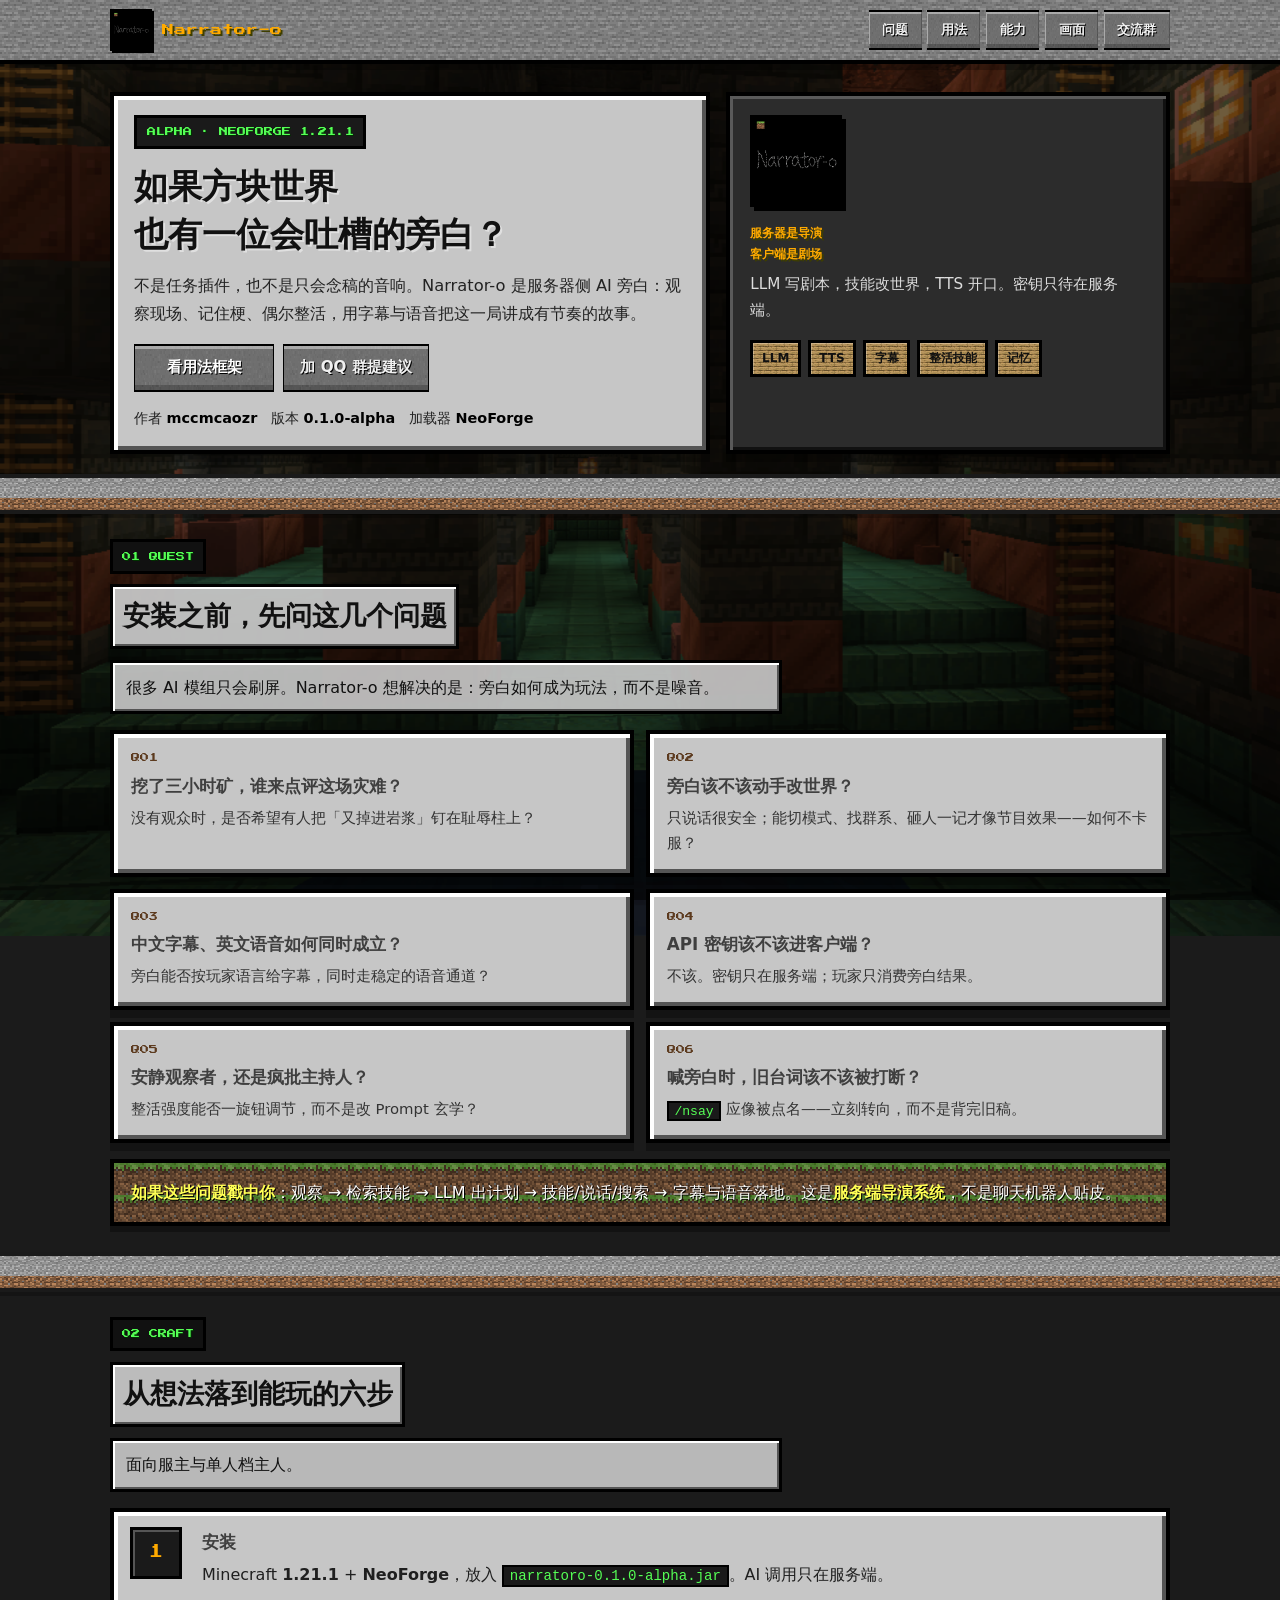
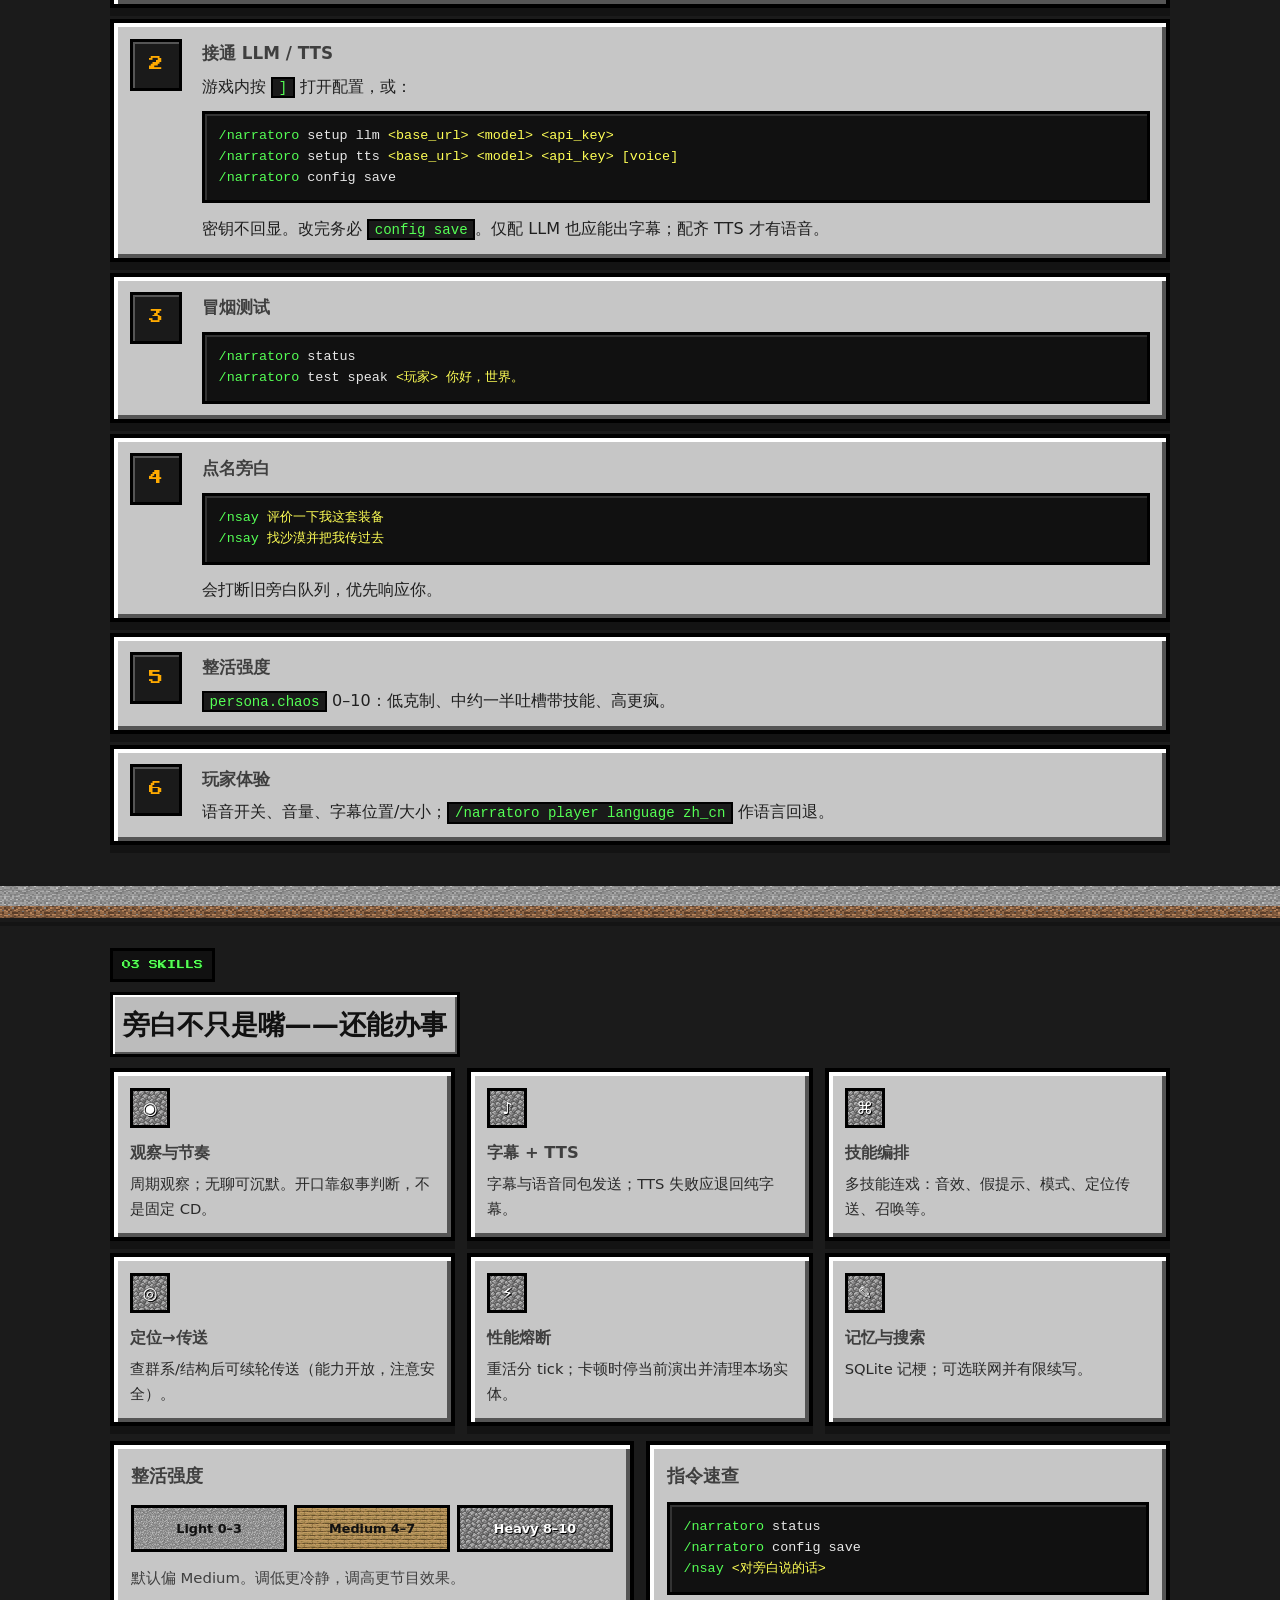
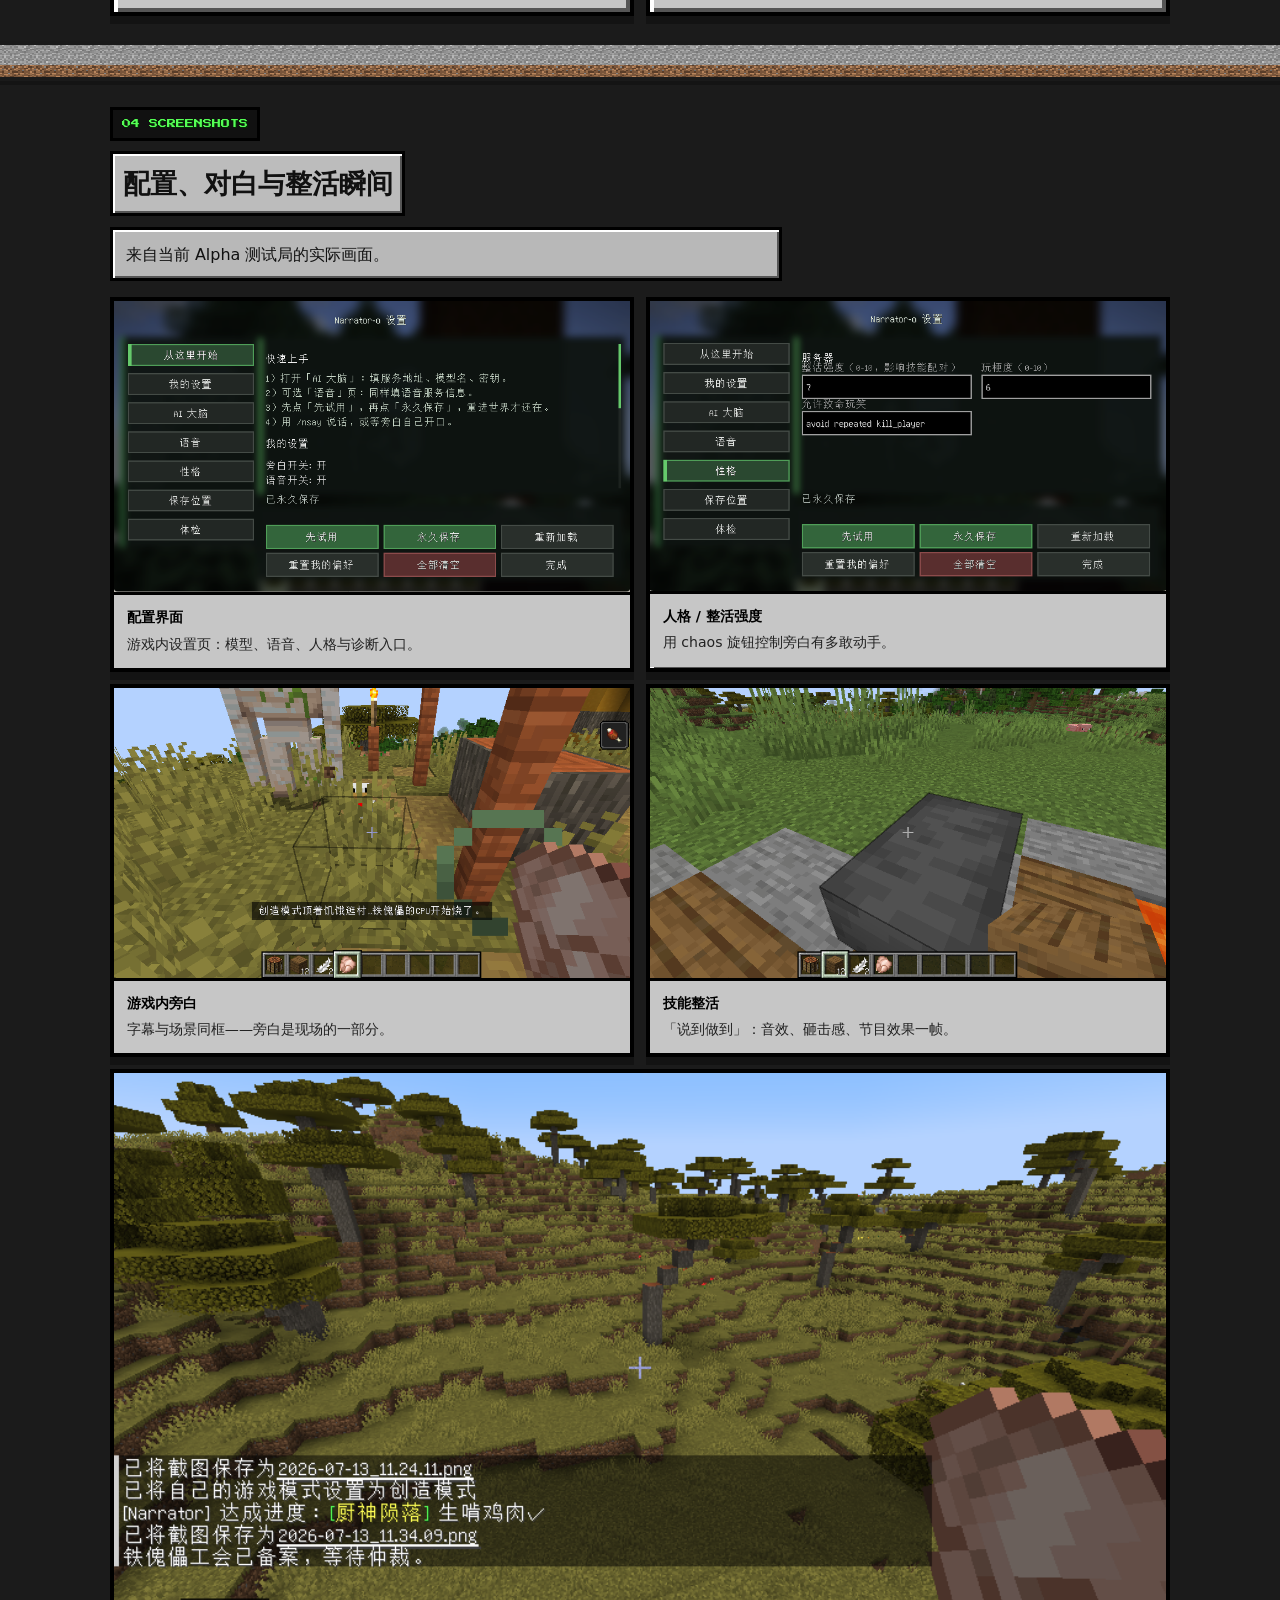
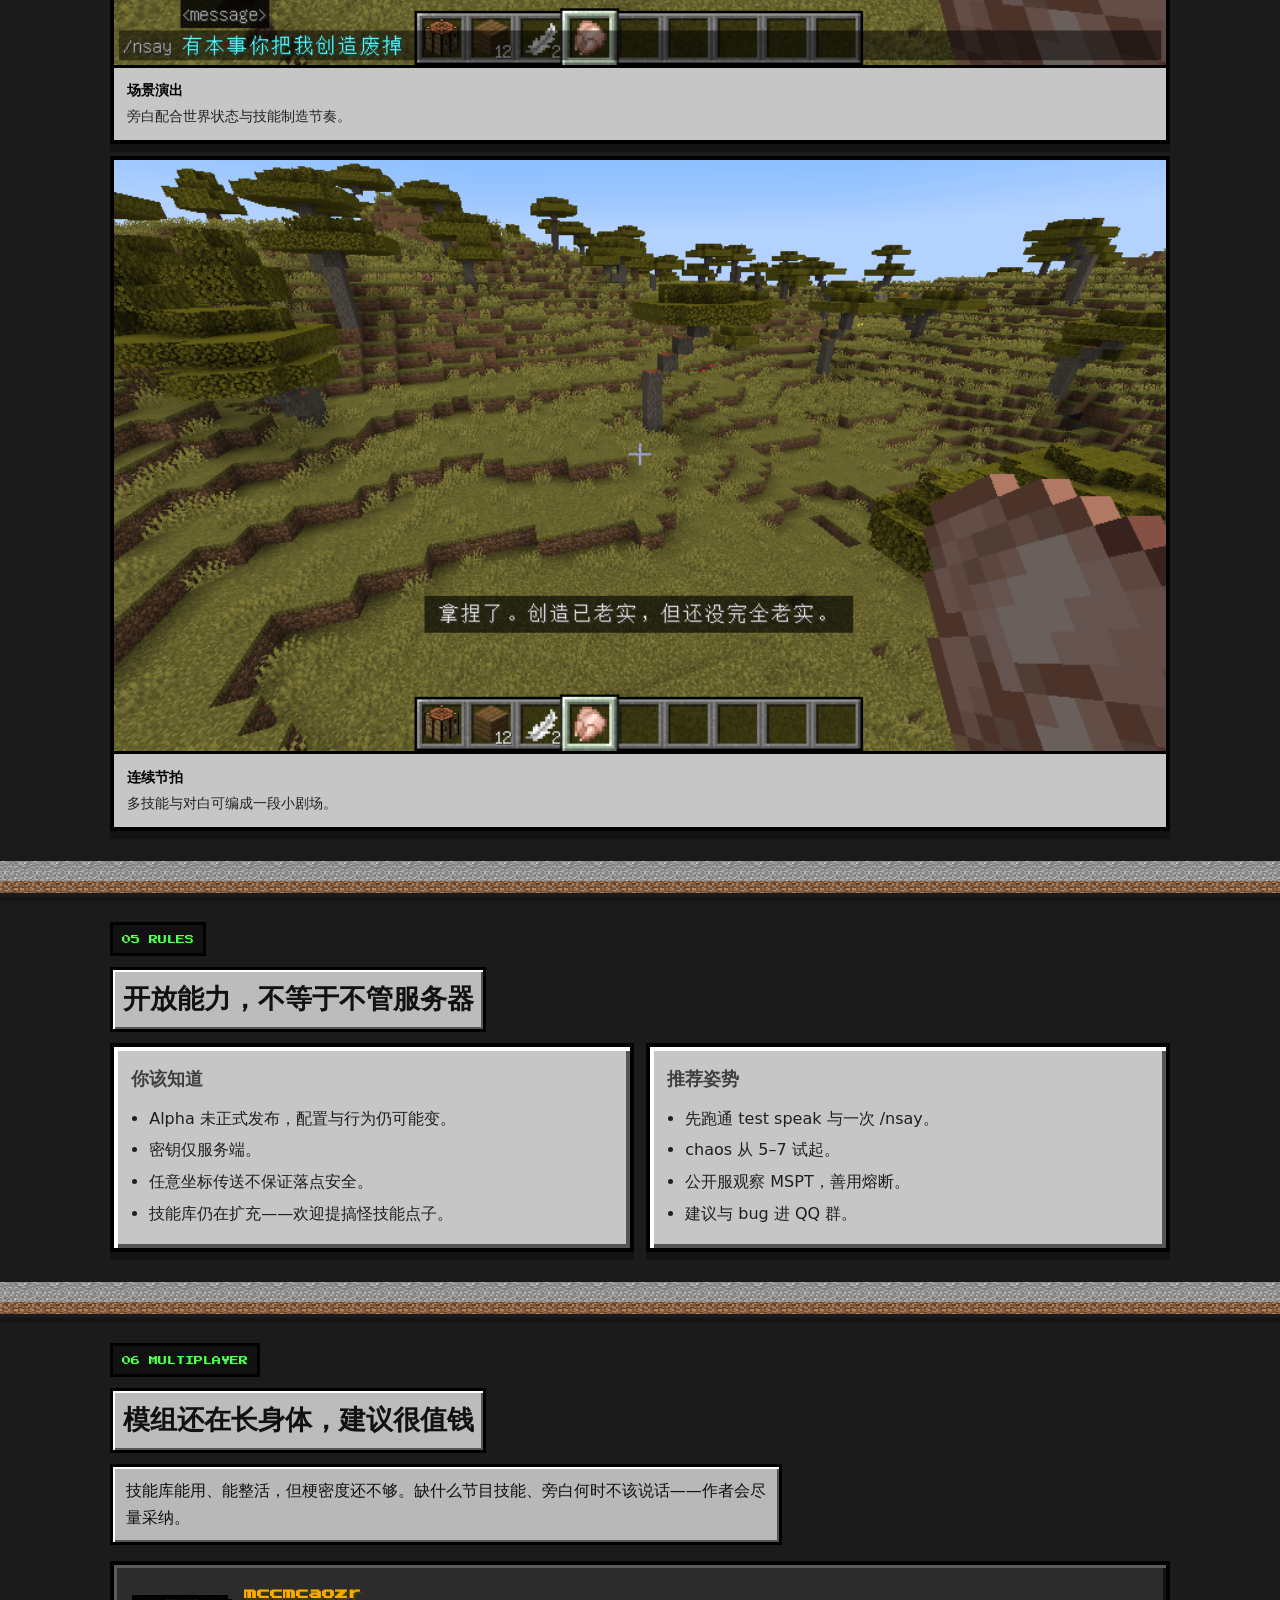
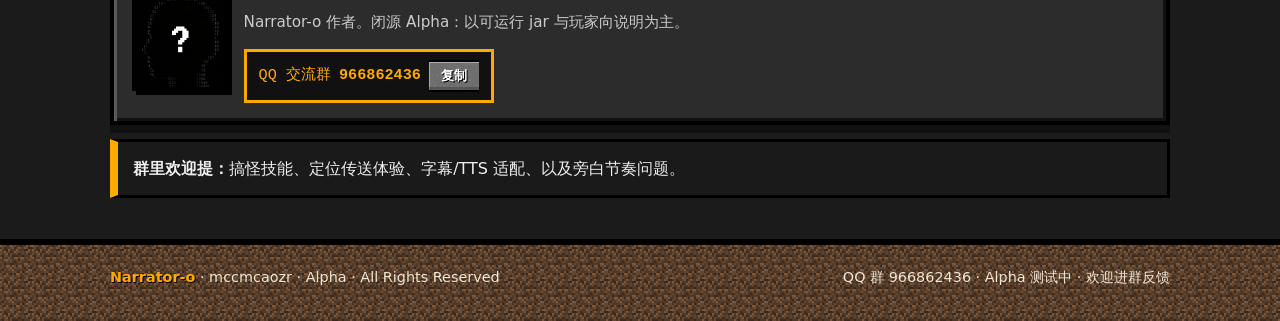
<file: index.html>
<!DOCTYPE html>
<html lang="zh-CN">
<head>
<meta charset="UTF-8"/>
<meta name="viewport" content="width=device-width, initial-scale=1"/>
<title>Narrator-o · Minecraft 旁白模组</title>
<link rel="icon" href="assets/icon.png"/>
<link rel="preconnect" href="https://fonts.googleapis.com"/>
<link rel="preconnect" href="https://fonts.gstatic.com" crossorigin/>
<link href="https://fonts.googleapis.com/css2?family=Press+Start+2P&display=swap" rel="stylesheet"/>

  <link rel="stylesheet" href="styles.css"/>
</head>
<body>
<div class="pano" aria-hidden="true"></div>
<div class="pano-dim" aria-hidden="true"></div>

<header class="nav"><div class="wrap nav-inner">
<a class="brand" href="#top"><img src="assets/icon.png" alt="Narrator-o" width="42" height="42"/><span>Narrator-o</span></a>
<nav class="nav-links">
<a href="#questions">问题</a>
<a href="#framework">用法</a>
<a href="#features">能力</a>
<a href="#gallery">画面</a>
<a href="#community">交流群</a>
</nav>
</div></header>

<main id="top">
<section class="wrap hero">
<div class="hero-main mc-box">
<div class="eyebrow">ALPHA · NEOFORGE 1.21.1</div>
<h1>如果方块世界<br/>也有一位会吐槽的旁白？</h1>
<p class="lead">不是任务插件，也不是只会念稿的音响。Narrator-o 是服务器侧 AI 旁白：观察现场、记住梗、偶尔整活，用字幕与语音把这一局讲成有节奏的故事。</p>
<div class="hero-actions">
<a class="btn" href="#framework">看用法框架</a>
<a class="btn btn-ghost" href="#community">加 QQ 群提建议</a>
</div>
<div class="meta-row"><span>作者 <strong>mccmcaozr</strong></span><span>版本 <strong>0.1.0-alpha</strong></span><span>加载器 <strong>NeoForge</strong></span></div>
</div>
<aside class="hero-card mc-box-dark">
<img class="hero-logo" src="assets/logo.png" alt="Logo" width="92" height="92"/>
<h2>服务器是导演<br/>客户端是剧场</h2>
<p>LLM 写剧本，技能改世界，TTS 开口。密钥只待在服务端。</p>
<div class="ticker">
<span class="chip">LLM</span><span class="chip">TTS</span><span class="chip">字幕</span><span class="chip">整活技能</span><span class="chip">记忆</span>
</div>
</aside>
</section>

<div class="grass-bar" aria-hidden="true"></div>

<section id="questions" class="wrap">
<div class="section-label">01 QUEST</div><br/>
<h2 class="section-title">安装之前，先问这几个问题</h2>
<p class="section-intro">很多 AI 模组只会刷屏。Narrator-o 想解决的是：旁白如何成为玩法，而不是噪音。</p>
<div class="q-grid">
<article class="q-card mc-box"><div class="q-num">Q01</div><h3>挖了三小时矿，谁来点评这场灾难？</h3><p>没有观众时，是否希望有人把「又掉进岩浆」钉在耻辱柱上？</p></article>
<article class="q-card mc-box"><div class="q-num">Q02</div><h3>旁白该不该动手改世界？</h3><p>只说话很安全；能切模式、找群系、砸人一记才像节目效果——如何不卡服？</p></article>
<article class="q-card mc-box"><div class="q-num">Q03</div><h3>中文字幕、英文语音如何同时成立？</h3><p>旁白能否按玩家语言给字幕，同时走稳定的语音通道？</p></article>
<article class="q-card mc-box"><div class="q-num">Q04</div><h3>API 密钥该不该进客户端？</h3><p>不该。密钥只在服务端；玩家只消费旁白结果。</p></article>
<article class="q-card mc-box"><div class="q-num">Q05</div><h3>安静观察者，还是疯批主持人？</h3><p>整活强度能否一旋钮调节，而不是改 Prompt 玄学？</p></article>
<article class="q-card mc-box"><div class="q-num">Q06</div><h3>喊旁白时，旧台词该不该被打断？</h3><p><code class="inline-code">/nsay</code> 应像被点名——立刻转向，而不是背完旧稿。</p></article>
</div>
<div class="bridge reveal"><strong>如果这些问题戳中你</strong>：观察 → 检索技能 → LLM 出计划 → 技能/说话/搜索 → 字幕与语音落地。这是<strong>服务端导演系统</strong>，不是聊天机器人贴皮。</div>
</section>

<div class="grass-bar" aria-hidden="true"></div>

<section id="framework" class="wrap">
<div class="section-label">02 CRAFT</div><br/>
<h2 class="section-title">从想法落到能玩的六步</h2>
<p class="section-intro">面向服主与单人档主人。</p>
<div class="step mc-box"><div class="step-index">1</div><div><h3>安装</h3><p>Minecraft <strong>1.21.1</strong> + <strong>NeoForge</strong>，放入 <code class="inline-code">narratoro-0.1.0-alpha.jar</code>。AI 调用只在服务端。</p></div></div>
<div class="step mc-box"><div class="step-index">2</div><div><h3>接通 LLM / TTS</h3><p>游戏内按 <code class="inline-code">]</code> 打开配置，或：</p>
<div class="cmd"><span class="c">/narratoro</span> setup llm <span class="g">&lt;base_url&gt; &lt;model&gt; &lt;api_key&gt;</span><br/><span class="c">/narratoro</span> setup tts <span class="g">&lt;base_url&gt; &lt;model&gt; &lt;api_key&gt; [voice]</span><br/><span class="c">/narratoro</span> config save</div>
<p style="margin-top:.7rem">密钥不回显。改完务必 <code class="inline-code">config save</code>。仅配 LLM 也应能出字幕；配齐 TTS 才有语音。</p></div></div>
<div class="step mc-box"><div class="step-index">3</div><div><h3>冒烟测试</h3>
<div class="cmd"><span class="c">/narratoro</span> status<br/><span class="c">/narratoro</span> test speak <span class="g">&lt;玩家&gt; 你好，世界。</span></div></div></div>
<div class="step mc-box"><div class="step-index">4</div><div><h3>点名旁白</h3>
<div class="cmd"><span class="c">/nsay</span> <span class="g">评价一下我这套装备</span><br/><span class="c">/nsay</span> <span class="g">找沙漠并把我传过去</span></div>
<p style="margin-top:.7rem">会打断旧旁白队列，优先响应你。</p></div></div>
<div class="step mc-box"><div class="step-index">5</div><div><h3>整活强度</h3><p><code class="inline-code">persona.chaos</code> 0–10：低克制、中约一半吐槽带技能、高更疯。</p></div></div>
<div class="step mc-box"><div class="step-index">6</div><div><h3>玩家体验</h3><p>语音开关、音量、字幕位置/大小；<code class="inline-code">/narratoro player language zh_cn</code> 作语言回退。</p></div></div>
</section>

<div class="grass-bar" aria-hidden="true"></div>

<section id="features" class="wrap">
<div class="section-label">03 SKILLS</div><br/>
<h2 class="section-title">旁白不只是嘴——还能办事</h2>
<div class="feat-grid">
<article class="feat mc-box reveal"><div class="feat-icon">◉</div><h3>观察与节奏</h3><p>周期观察；无聊可沉默。开口靠叙事判断，不是固定 CD。</p></article>
<article class="feat mc-box reveal"><div class="feat-icon">♪</div><h3>字幕 + TTS</h3><p>字幕与语音同包发送；TTS 失败应退回纯字幕。</p></article>
<article class="feat mc-box reveal"><div class="feat-icon">⌘</div><h3>技能编排</h3><p>多技能连戏：音效、假提示、模式、定位传送、召唤等。</p></article>
<article class="feat mc-box reveal"><div class="feat-icon">◎</div><h3>定位→传送</h3><p>查群系/结构后可续轮传送（能力开放，注意安全）。</p></article>
<article class="feat mc-box reveal"><div class="feat-icon">⚡</div><h3>性能熔断</h3><p>重活分 tick；卡顿时停当前演出并清理本场实体。</p></article>
<article class="feat mc-box reveal"><div class="feat-icon">✎</div><h3>记忆与搜索</h3><p>SQLite 记梗；可选联网并有限续写。</p></article>
</div>
<div class="split" style="margin-top:.9rem">
<div class="panel mc-box reveal"><h3>整活强度</h3>
<div class="band"><span class="l">Light 0–3</span><span class="m">Medium 4–7</span><span class="h">Heavy 8–10</span></div>
<p style="margin:0;font-size:.93rem">默认偏 Medium。调低更冷静，调高更节目效果。</p></div>
<div class="panel mc-box reveal"><h3>指令速查</h3>
<div class="cmd"><span class="c">/narratoro</span> status<br/><span class="c">/narratoro</span> config save<br/><span class="c">/nsay</span> <span class="g">&lt;对旁白说的话&gt;</span></div></div>
</div>
</section>

<div class="grass-bar" aria-hidden="true"></div>

<section id="gallery" class="wrap">
<div class="section-label">04 SCREENSHOTS</div><br/>
<h2 class="section-title">配置、对白与整活瞬间</h2>
<p class="section-intro">来自当前 Alpha 测试局的实际画面。</p>
<div class="gallery">
<figure class="mc-box reveal"><img src="assets/shot-config.png" alt="配置界面"/><figcaption><strong>配置界面</strong>游戏内设置页：模型、语音、人格与诊断入口。</figcaption></figure>
<figure class="mc-box reveal"><img src="assets/shot-persona.png" alt="人格与整活"/><figcaption><strong>人格 / 整活强度</strong>用 chaos 旋钮控制旁白有多敢动手。</figcaption></figure>
<figure class="mc-box reveal"><img src="assets/shot-ingame.png" alt="游戏内旁白"/><figcaption><strong>游戏内旁白</strong>字幕与场景同框——旁白是现场的一部分。</figcaption></figure>
<figure class="mc-box reveal"><img src="assets/shot-skill.png" alt="技能整活"/><figcaption><strong>技能整活</strong>「说到做到」：音效、砸击感、节目效果一帧。</figcaption></figure>
<figure class="wide mc-box reveal"><img src="assets/shot-scene1.png" alt="场景演出 1"/><figcaption><strong>场景演出</strong>旁白配合世界状态与技能制造节奏。</figcaption></figure>
<figure class="wide mc-box reveal"><img src="assets/shot-scene2.png" alt="场景演出 2"/><figcaption><strong>连续节拍</strong>多技能与对白可编成一段小剧场。</figcaption></figure>
</div>
</section>

<div class="grass-bar" aria-hidden="true"></div>

<section id="setup" class="wrap">
<div class="section-label">05 RULES</div><br/>
<h2 class="section-title">开放能力，不等于不管服务器</h2>
<div class="split">
<div class="panel mc-box reveal"><h3>你该知道</h3>
<ul class="clean">
<li>Alpha 未正式发布，配置与行为仍可能变。</li>
<li>密钥仅服务端。</li>
<li>任意坐标传送不保证落点安全。</li>
<li>技能库仍在扩充——欢迎提搞怪技能点子。</li>
</ul></div>
<div class="panel mc-box reveal"><h3>推荐姿势</h3>
<ul class="clean">
<li>先跑通 test speak 与一次 /nsay。</li>
<li>chaos 从 5–7 试起。</li>
<li>公开服观察 MSPT，善用熔断。</li>
<li>建议与 bug 进 QQ 群。</li>
</ul></div>
</div>
</section>

<div class="grass-bar" aria-hidden="true"></div>

<section id="community" class="wrap">
<div class="section-label">06 MULTIPLAYER</div><br/>
<h2 class="section-title">模组还在长身体，建议很值钱</h2>
<p class="section-intro">技能库能用、能整活，但梗密度还不够。缺什么节目技能、旁白何时不该说话——作者会尽量采纳。</p>
<div class="author-block mc-box-dark reveal">
<img src="assets/author.jpg" alt="作者 mccmcaozr" width="96" height="96"/>
<div>
<h3>mccmcaozr</h3>
<p>Narrator-o 作者。闭源 Alpha：以可运行 jar 与玩家向说明为主。</p>
<div class="qq-box"><span>QQ 交流群</span><strong id="qq">966862436</strong><button type="button" id="copy-qq">复制</button></div>
</div>
</div>
<div class="note reveal"><strong>群里欢迎提：</strong>搞怪技能、定位传送体验、字幕/TTS 适配、以及旁白节奏问题。</div>
</section>
</main>

<footer><div class="wrap foot-row">
<div><strong>Narrator-o</strong> · mccmcaozr · Alpha · All Rights Reserved</div>
<div>QQ 群 966862436 · Alpha 测试中 · 欢迎进群反馈</div>
</div></footer>
<div class="toast" id="toast">COPIED!</div>

  <script src="main.js"></script>
</body>
</html>
</file>
<file: styles.css>
:root{
  --dirt:url("assets/tex-dirt.png");
  --grass-top:url("assets/tex-grass-top.png");
  --grass-side:url("assets/tex-grass-side.png");
  --stone:url("assets/tex-stone.png");
  --cobble:url("assets/tex-cobble.png");
  --planks:url("assets/tex-planks.png");
  --btn:url("assets/tex-btn.png");
  --btn-h:url("assets/tex-btn-h.png");
  --pano:url("assets/tex-pano.png");
  --inv:url("assets/tex-inv.png");
  --max:1060px;
  --ink:#1e1e1e;
  --paper:#f5f5f5;
}
*{box-sizing:border-box}
html{scroll-behavior:smooth}
body{
  margin:0;
  color:var(--ink);
  font-family:"Microsoft YaHei UI","PingFang SC","Noto Sans SC",system-ui,sans-serif;
  font-size:16px;line-height:1.7;
  background:#1b1b1b;
  overflow-x:hidden;
}
/* real MC panorama backdrop */
.pano{
  position:fixed;inset:0;z-index:0;pointer-events:none;
  background-image:var(--pano);
  background-size:cover;
  background-position:center;
  filter:saturate(1.05) brightness(.92);
  transform:scale(1.08);
  animation:panoDrift 40s ease-in-out infinite alternate;
}
@keyframes panoDrift{
  from{transform:scale(1.08) translateX(-1.5%)}
  to{transform:scale(1.12) translateX(1.5%)}
}
.pano-dim{
  position:fixed;inset:0;z-index:0;pointer-events:none;
  background:linear-gradient(180deg,rgba(0,0,0,.25),rgba(0,0,0,.45) 50%,rgba(0,0,0,.55));
}
.wrap{position:relative;z-index:1;width:min(var(--max),calc(100% - 1.25rem));margin:0 auto}

/* inventory-style container */
.inv-panel{
  background-color:#c6c6c6;
  background-image:var(--inv);
  background-size:100% 100%;
  background-repeat:no-repeat;
  border:0;
  image-rendering:pixelated;
  color:#3f3f3f;
  box-shadow:0 10px 0 rgba(0,0,0,.35);
}
/* solid MC gray panel (when inv stretch looks odd) */
.mc-box{
  background:#c6c6c6;
  color:#3f3f3f;
  border:4px solid #000;
  box-shadow:
    inset 4px 4px 0 #fff,
    inset -4px -4px 0 #555,
    0 8px 0 rgba(0,0,0,.28);
}
.mc-box-dark{
  background:#2c2c2c;
  color:#f0f0f0;
  border:4px solid #000;
  box-shadow:inset 3px 3px 0 #5a5a5a, inset -3px -3px 0 #111, 0 8px 0 rgba(0,0,0,.35);
}
.tex-dirt{
  background-image:var(--dirt);
  background-size:32px 32px;
  image-rendering:pixelated;
}
.tex-stone{
  background-image:var(--stone);
  background-size:32px 32px;
  image-rendering:pixelated;
}
.tex-planks{
  background-image:var(--planks);
  background-size:32px 32px;
  image-rendering:pixelated;
}
.tex-cobble{
  background-image:var(--cobble);
  background-size:32px 32px;
  image-rendering:pixelated;
}
.grass-bar{
  height:40px;
  border-top:4px solid #1a1a1a;
  border-bottom:4px solid #1a1a1a;
  background:
    var(--grass-top) 0 0 / 32px 20px repeat-x,
    var(--dirt) 0 20px / 32px 20px repeat-x;
  image-rendering:pixelated;
  box-shadow:0 4px 0 rgba(0,0,0,.25);
  position:relative;z-index:1;
}

/* top bar */
.nav{
  position:sticky;top:0;z-index:40;
  background-image:var(--stone);
  background-size:32px 32px;
  image-rendering:pixelated;
  border-bottom:4px solid #000;
  box-shadow:0 6px 0 rgba(0,0,0,.25);
}
.nav-inner{display:flex;align-items:center;justify-content:space-between;gap:.8rem;padding:.55rem 0}
.brand{display:flex;align-items:center;gap:.65rem;text-decoration:none;color:#fff}
.brand img{width:42px;height:42px;image-rendering:auto;border:3px solid #000;box-shadow:2px 2px 0 #000;background:#000}
.brand span{
  font-family:"Press Start 2P",monospace;font-size:12px;color:#ffaa00;
  text-shadow:2px 2px 0 #3f3f00;
}
.nav-links{display:flex;flex-wrap:wrap;gap:.35rem}
.nav-links a{
  text-decoration:none;color:#f0f0f0;font-weight:700;font-size:13px;
  padding:.55rem .85rem;min-height:36px;
  background-image:var(--btn);background-size:100% 100%;background-repeat:no-repeat;
  image-rendering:pixelated;border:0;
  text-shadow:1px 1px 0 #000;
}
.nav-links a:hover{background-image:var(--btn-h);color:#ffffa0}
@media(max-width:860px){.nav-links{display:none}}

.hero{padding:1.75rem 0 1.25rem;display:grid;grid-template-columns:1.15fr .85fr;gap:1rem}
@media(max-width:860px){.hero{grid-template-columns:1fr}}
.hero-main,.hero-card{padding:1.2rem 1.25rem}
.eyebrow{
  display:inline-block;margin-bottom:.85rem;padding:.45rem .6rem;
  font-family:"Press Start 2P",monospace;font-size:9px;line-height:1.5;
  color:#55ff55;background:#1a1a1a;border:3px solid #000;
  text-shadow:1px 1px 0 #003300;
}
h1{
  margin:0 0 .85rem;font-size:clamp(1.55rem,3.6vw,2.15rem);line-height:1.4;font-weight:800;
  color:#111;text-shadow:2px 2px 0 rgba(255,255,255,.45);
}
h1 em{font-style:normal;color:#2d6b1f}
.lead{margin:0 0 1rem;color:#222;font-size:1.02rem}
.hero-actions{display:flex;flex-wrap:wrap;gap:.55rem;margin-bottom:.9rem}
.btn{
  display:inline-flex;align-items:center;justify-content:center;
  min-width:140px;min-height:40px;padding:.7rem 1.1rem;
  text-decoration:none;font-weight:800;font-size:.95rem;color:#fff;
  background-image:var(--btn);background-size:100% 100%;background-repeat:no-repeat;
  image-rendering:pixelated;border:0;cursor:pointer;
  text-shadow:1px 1px 0 #000;
}
.btn:hover{background-image:var(--btn-h);color:#ffffa0}
.btn-ghost{color:#f0f0f0}
.meta-row{display:flex;flex-wrap:wrap;gap:.45rem .85rem;font-size:.9rem;color:#222}
.meta-row strong{color:#000}

.hero-logo{width:92px;height:92px;display:block;margin-bottom:.9rem;image-rendering:auto;border:4px solid #000;box-shadow:4px 4px 0 #000;background:#000}
.hero-card h2{
  margin:0 0 .55rem;font-family:"Press Start 2P","Microsoft YaHei UI",monospace;
  font-size:12px;line-height:1.75;color:#ffaa00;text-shadow:2px 2px 0 #3f3f00;
}
.hero-card p{margin:0;color:#ddd;font-size:.95rem}
.ticker{margin-top:1rem;display:flex;flex-wrap:wrap;gap:.4rem}
.chip{
  font-size:12px;font-weight:800;padding:.35rem .55rem;color:#111;
  background-image:var(--planks);background-size:16px 16px;image-rendering:pixelated;
  border:3px solid #000;box-shadow:inset 1px 1px 0 rgba(255,255,255,.25);
}

section{padding:1.6rem 0}
.section-label{
  display:inline-block;margin-bottom:.65rem;padding:.4rem .55rem;
  font-family:"Press Start 2P",monospace;font-size:9px;color:#55ff55;
  background:#111;border:3px solid #000;text-shadow:1px 1px 0 #003300;
}
h2.section-title{
  margin:0 0 .7rem;display:inline-block;padding:.4rem .6rem;
  font-size:clamp(1.25rem,2.8vw,1.7rem);font-weight:800;color:#111;
  background:rgba(198,198,198,.95);border:3px solid #000;
  box-shadow:inset 2px 2px 0 #fff, inset -2px -2px 0 #555;
}
.section-intro{
  margin:0 0 1rem;max-width:42rem;padding:.65rem .8rem;color:#111;
  background:rgba(198,198,198,.92);border:3px solid #000;
  box-shadow:inset 2px 2px 0 #fff, inset -2px -2px 0 #555;
}

.q-grid{display:grid;grid-template-columns:1fr 1fr;gap:.75rem}
@media(max-width:720px){.q-grid{grid-template-columns:1fr}}
.q-card{padding:1rem 1.05rem;opacity:0;transform:translateY(10px);transition:.35s ease}
.q-card.visible{opacity:1;transform:none}
.q-num{font-family:"Press Start 2P",monospace;font-size:9px;color:#5c3a1e;margin-bottom:.4rem}
.q-card h3{margin:0 0 .35rem;font-size:1.05rem}
.q-card p{margin:0;color:#333;font-size:.93rem}
.bridge{
  margin-top:1rem;padding:1rem 1.05rem;color:#fff;
  background-image:var(--grass-side);background-size:32px 32px;image-rendering:pixelated;
  border:4px solid #000;text-shadow:1px 1px 0 #000;
  box-shadow:inset 0 0 0 9999px rgba(0,0,0,.28), 0 6px 0 rgba(0,0,0,.3);
}
.bridge strong{color:#ffff55}

.step{
  display:grid;grid-template-columns:60px 1fr;gap:.75rem;
  padding:.95rem 1rem;margin-bottom:.7rem;opacity:0;transform:translateX(-8px);
}
.step.visible{opacity:1;transform:none;transition:.4s ease}
.step-index{
  width:52px;height:52px;display:grid;place-items:center;
  font-family:"Press Start 2P",monospace;font-size:14px;color:#ffaa00;
  background:#1a1a1a;border:3px solid #000;box-shadow:inset 2px 2px 0 #555;
}
.step h3{margin:.05rem 0 .3rem;font-size:1.05rem}
.step p{margin:0;color:#1f1f1f}
code.inline-code{
  font-family:Consolas,"Courier New",monospace;font-size:.88em;
  background:#1a1a1a;color:#55ff55;padding:.05rem .35rem;border:2px solid #000;
}
.cmd{
  margin-top:.65rem;padding:.75rem .85rem;background:#111;color:#e8e8e8;
  border:3px solid #000;font-family:Consolas,"Courier New",monospace;font-size:.84rem;
  line-height:1.55;overflow-x:auto;box-shadow:inset 2px 2px 0 #333;
}
.cmd .c{color:#55ff55}.cmd .g{color:#ffff55}

.feat-grid{display:grid;grid-template-columns:repeat(3,1fr);gap:.75rem}
@media(max-width:900px){.feat-grid{grid-template-columns:1fr 1fr}}
@media(max-width:560px){.feat-grid{grid-template-columns:1fr}}
.feat{padding:1rem}
.feat-icon{
  width:40px;height:40px;display:grid;place-items:center;margin-bottom:.65rem;
  background-image:var(--cobble);background-size:16px 16px;image-rendering:pixelated;
  border:3px solid #000;color:#fff;font-size:1.05rem;text-shadow:1px 1px 0 #000;
}
.feat h3{margin:0 0 .3rem;font-size:1.02rem}.feat p{margin:0;color:#2a2a2a;font-size:.92rem}

.split{display:grid;grid-template-columns:1fr 1fr;gap:.75rem}
@media(max-width:760px){.split{grid-template-columns:1fr}}
.panel{padding:1.05rem}
.panel h3{margin:0 0 .65rem;font-size:1.12rem}
.band{display:flex;gap:.4rem;margin:.85rem 0}
.band span{
  flex:1;text-align:center;padding:.6rem .2rem;font-size:.8rem;font-weight:800;
  border:3px solid #000;color:#111;
}
.band .l{background-image:var(--grass-top);background-size:16px 16px;image-rendering:pixelated}
.band .m{background-image:var(--planks);background-size:16px 16px;image-rendering:pixelated}
.band .h{background-image:var(--cobble);background-size:16px 16px;image-rendering:pixelated;color:#fff;text-shadow:1px 1px 0 #000}

.gallery{display:grid;grid-template-columns:1fr 1fr;gap:.75rem}
@media(max-width:720px){.gallery{grid-template-columns:1fr}}
.gallery figure{margin:0;overflow:hidden}
.gallery img{display:block;width:100%;height:auto;image-rendering:auto;border-bottom:3px solid #000}
.gallery figcaption{padding:.7rem .8rem;font-size:.88rem;color:#222;background:#c6c6c6}
.gallery figcaption strong{display:block;color:#000;margin-bottom:.15rem}
.gallery .wide{grid-column:1/-1}

.author-block{display:grid;grid-template-columns:auto 1fr;gap:1rem;align-items:center;padding:1.1rem}
@media(max-width:560px){.author-block{grid-template-columns:1fr;justify-items:center;text-align:center}}
.author-block img{width:96px;height:96px;object-fit:cover;border:4px solid #000;box-shadow:4px 4px 0 #000;image-rendering:auto}
.author-block h3{
  margin:0 0 .35rem;font-family:"Press Start 2P","Microsoft YaHei UI",monospace;
  font-size:13px;line-height:1.65;color:#ffaa00;text-shadow:2px 2px 0 #3f3f00;
}
.author-block p{margin:0;color:#ccc;font-size:.95rem}
.qq-box{
  margin-top:.85rem;display:inline-flex;align-items:center;gap:.5rem;
  padding:.5rem .75rem;background:#111;border:3px solid #ffaa00;color:#ffaa00;
  font-family:Consolas,monospace;font-size:.95rem;
}
.qq-box button{
  border:0;min-height:32px;padding:.3rem .75rem;cursor:pointer;font-weight:800;color:#fff;
  background-image:var(--btn);background-size:100% 100%;image-rendering:pixelated;
  text-shadow:1px 1px 0 #000;
}
.qq-box button:hover{background-image:var(--btn-h);color:#ffffa0}
.note{margin-top:.9rem;padding:.8rem .95rem;background:#1a1a1a;color:#eee;border:3px solid #000;border-left:8px solid #ffaa00}
ul.clean{margin:0;padding-left:1.15rem;color:#1f1f1f}ul.clean li{margin:.28rem 0}

footer{
  position:relative;z-index:1;margin-top:1rem;padding:1.2rem 0 2rem;color:#f0e6d2;
  background-image:var(--dirt);background-size:32px 32px;image-rendering:pixelated;
  border-top:6px solid #000;
  box-shadow:inset 0 0 0 9999px rgba(0,0,0,.35);
}
.foot-row{display:flex;flex-wrap:wrap;justify-content:space-between;gap:.7rem;font-size:.9rem}
.foot-row strong{color:#ffaa00;text-shadow:1px 1px 0 #000}

.reveal{opacity:0;transform:translateY(10px);transition:.4s ease}
.reveal.visible{opacity:1;transform:none}
.toast{
  position:fixed;bottom:1rem;left:50%;transform:translateX(-50%) translateY(14px);
  background:#111;color:#55ff55;border:3px solid #000;padding:.6rem .9rem;
  font-family:"Press Start 2P",monospace;font-size:10px;opacity:0;pointer-events:none;z-index:100;
  text-shadow:1px 1px 0 #003300;transition:.2s;
}
.toast.show{opacity:1;transform:translateX(-50%) translateY(0)}
</file>
